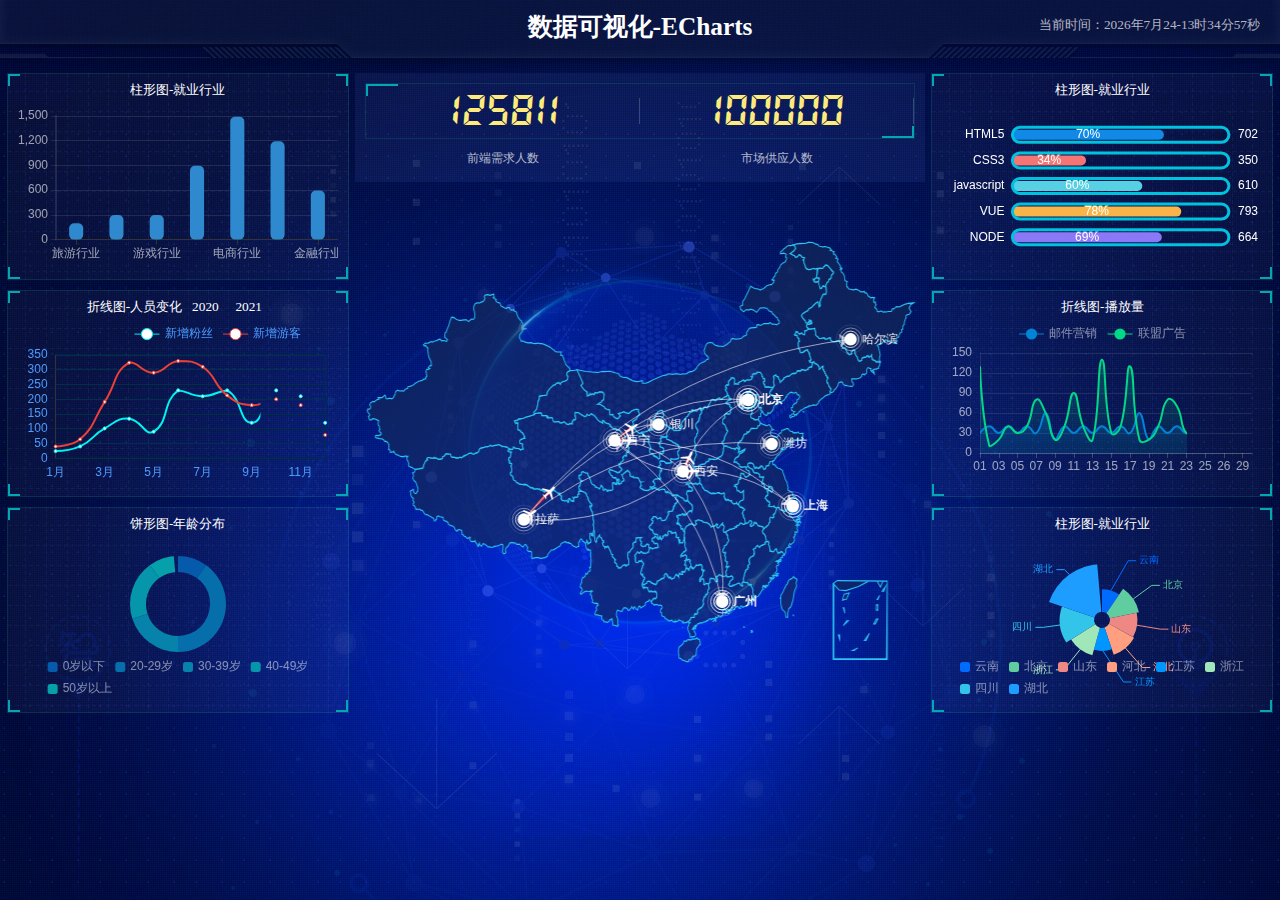
<file: index.html>
<!DOCTYPE html>
<html lang="en">

<head>
  <meta charset="UTF-8">
  <meta http-equiv="X-UA-Compatible" content="IE=edge">
  <meta name="viewport" content="width=device-width, initial-scale=1.0">
  <title>数据可视化</title>
  <link rel="stylesheet" href="./css/index.css">
</head>

<body>
  <header>
    <h1>数据可视化-ECharts</h1>
    <div class="showTime"></div>
  </header>
  <script>
    var t = null;
    t = setTimeout(time, 1000);//開始运行
    function time() {
      clearTimeout(t);//清除定时器
      dt = new Date();
      var y = dt.getFullYear();
      var mt = dt.getMonth() + 1;
      var day = dt.getDate();
      var h = dt.getHours();//获取时
      var m = dt.getMinutes();//获取分
      var s = dt.getSeconds();//获取秒
      document.querySelector(".showTime").innerHTML = '当前时间：' + y + "年" + mt + "月" + day + "-" + h + "时" + m + "分" + s + "秒";
      t = setTimeout(time, 1000); //设定定时器，循环运行     
    }
  </script>

  <!-- 页面主体部分 -->
  <div class="mainbox">
    <!-- 第一列column -->
    <div class="column">
      <div class="panel bar">
        <h2>柱形图-就业行业</h2>
        <div class="chart">图表</div>
        <div class="panel-footer"></div>
      </div>
      <div class="panel line">
        <h2>折线图-人员变化 <a href="javascript:;">2020</a> <a href="javascript:;">2021</a></h2>
        <div class="chart">图表</div>
        <div class="panel-footer"></div>
      </div>
      <div class="panel pie">
        <h2>饼形图-年龄分布</h2>
        <div class="chart">图表</div>
        <div class="panel-footer"></div>
      </div>
    </div>
    <!-- 第二列column -->
    <div class="column">
      <!-- no模块制作 -->
      <div class="no">
        <div class="no-hd">
          <ul>
            <li>125811</li>
            <li>100000</li>
          </ul>
        </div>
        <div class="no-bd">
          <ul>
            <li>前端需求人数</li>
            <li>市场供应人数</li>
          </ul>
        </div>
      </div>
      <!-- 地图模块 -->
      <div class="map">
        <!-- <div class="map1"><img src="./images/map.png" alt=""></div> -->
        <div class="map1"></div>
        <div class="map2"></div>
        <div class="map3"></div>
        <div class="chart">地图模块</div>
      </div>
    </div>
    <!-- 第三列column -->
    <div class="column">
      <div class="panel bar2">
        <h2>柱形图-就业行业</h2>
        <div class="chart">图表</div>
        <div class="panel-footer"></div>
      </div>
      <div class="panel line2">
        <h2>折线图-播放量</h2>
        <div class="chart">图表</div>
        <div class="panel-footer"></div>
      </div>
      <div class="panel pie2">
        <h2>柱形图-就业行业</h2>
        <div class="chart">图表</div>
        <div class="panel-footer"></div>
      </div>
    </div>
  </div>
  <script src="./js/flexible.js"></script>
  <script src="./js/echarts.min.js"></script>
  <script src="./js/jquery.js"></script>
  <!-- 必须先引入china.js 这个文件 因为中国地图需要 -->
  <script src="./js/china.js"></script>
  <script src="./js/myMap.js"></script>
  <script src="./js/index.js"></script>
</body>

</html>
</file>
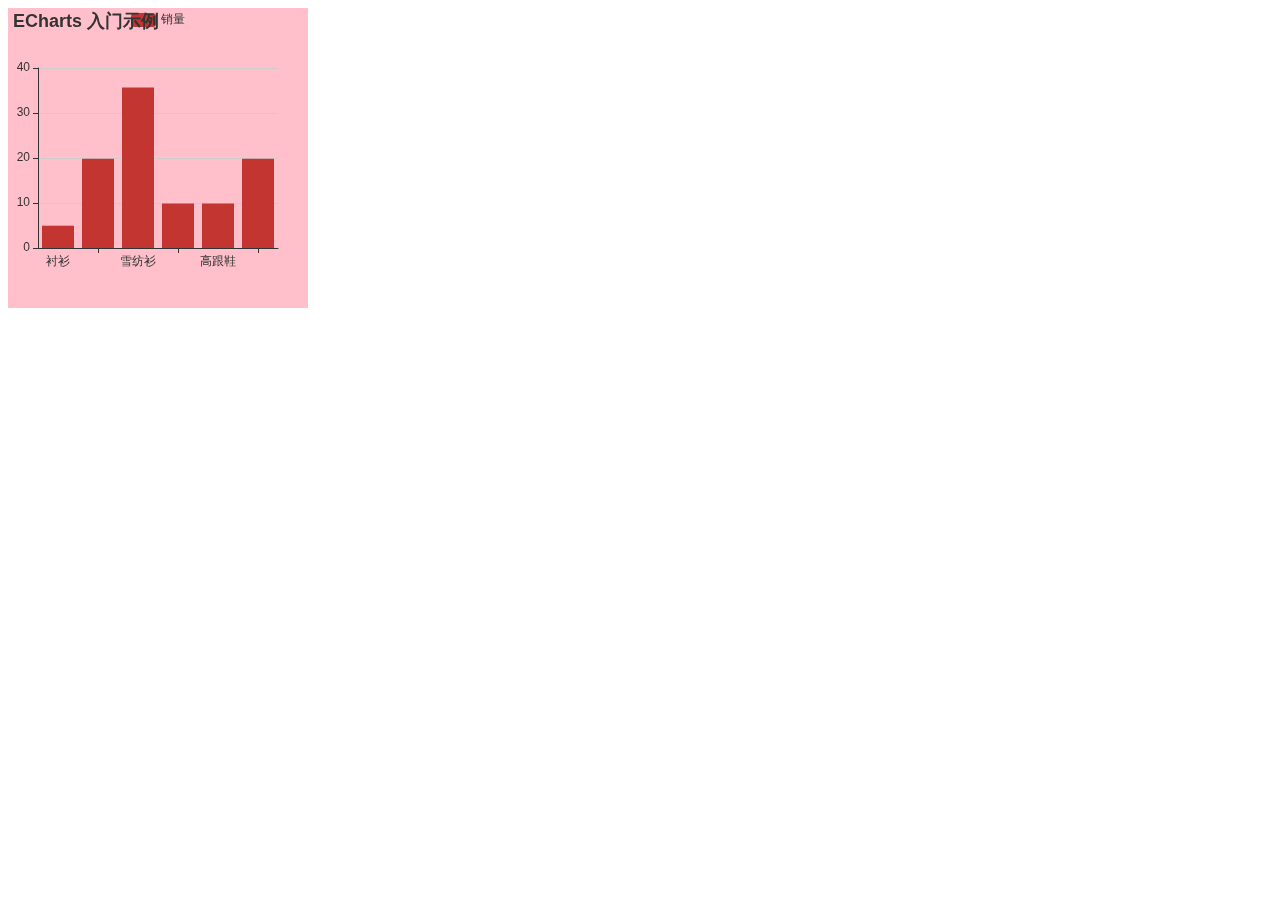
<file: ECharts使用步骤.html>
<!DOCTYPE html>
<html lang="en">

<head>
  <meta charset="UTF-8" />
  <meta name="viewport" content="width=device-width, initial-scale=1.0" />
  <title>Document</title>
  <style>
    .box {
      width: 300px;
      height: 300px;
      background-color: pink;
    }
  </style>
</head>

<body>
  <div class="box"></div>
  <script src="js/echarts.min.js"></script>
  <script>
    // 基于准备好的dom，初始化echarts实例
    var myChart = echarts.init(document.querySelector('.box'))
    // 指定图表的配置项和数据
    var option = {
      title: {
        text: 'ECharts 入门示例'
      },
      tooltip: {},
      legend: {
        data: ['销量']
      },
      xAxis: {
        data: ['衬衫', '羊毛衫', '雪纺衫', '裤子', '高跟鞋', '袜子']
      },
      yAxis: {},
      series: [
        {
          name: '销量',
          type: 'bar',
          data: [5, 20, 36, 10, 10, 20]
        }
      ]
    };

    // 使用刚指定的配置项和数据显示图表。
    myChart.setOption(option);
  </script>
</body>

</html>
</file>
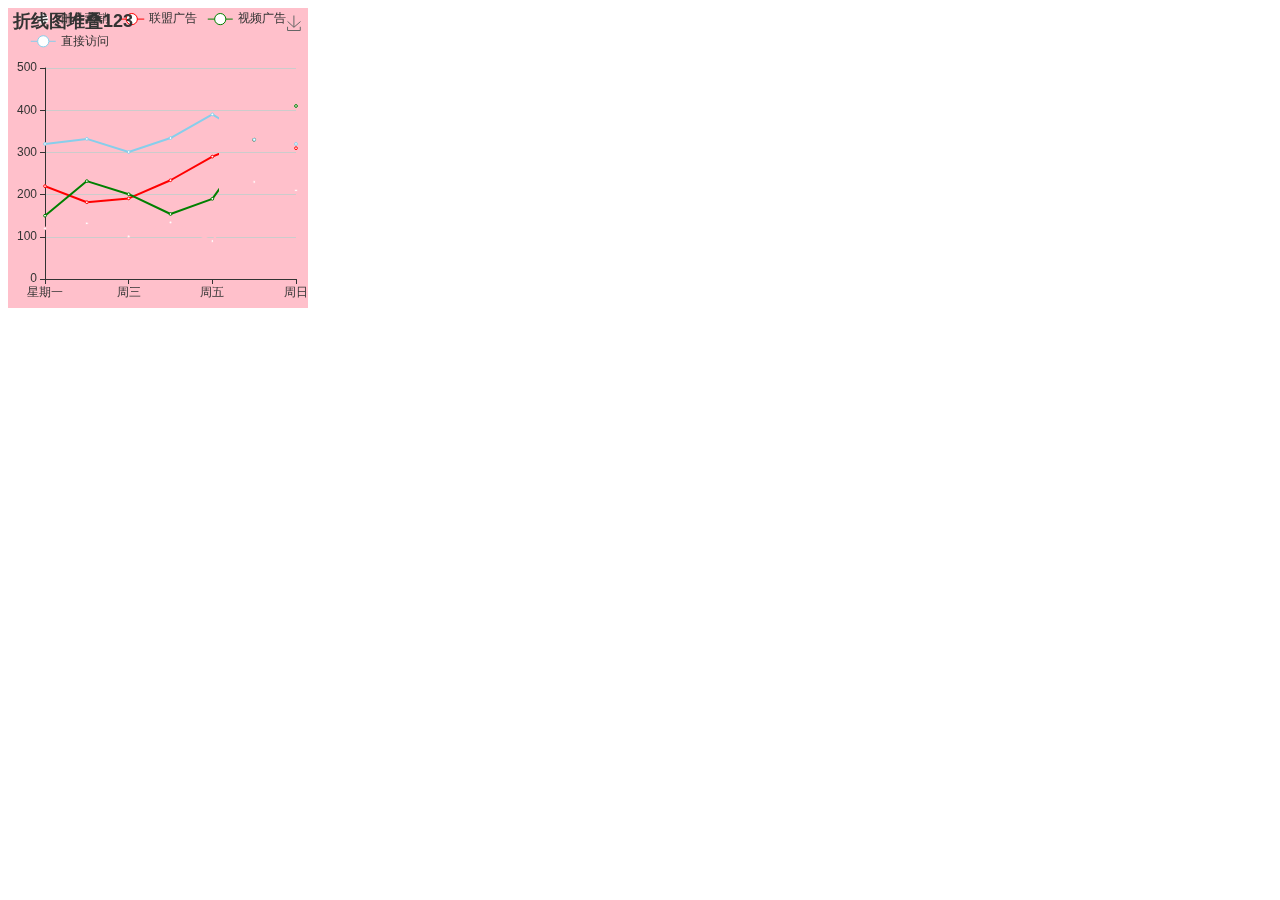
<file: ECharts配置说明.html>
<!DOCTYPE html>
<html lang="en">
  <head>
    <meta charset="UTF-8" />
    <meta name="viewport" content="width=device-width, initial-scale=1.0" />
    <title>Document</title>
    <style>
      .box {
        width: 300px;
        height: 300px;
        background-color: pink;
      }
    </style>
  </head>
  <body>
    <div class="box"></div>
    <script src="js/echarts.min.js"></script>
    <script>
      // 初始化实例对象  echarts.init(dom容器);
      var myChart = echarts.init(document.querySelector(".box"));
      // 指定配置项和数据
      var option = {
        // color设置我们线条的颜色 注意后面是个数组
        color: ["pink", "red", "green", "skyblue"],
        // 设置图表的标题
        title: {
          text: "折线图堆叠123"
        },
        // 图表的提示框组件
        tooltip: {
          // 触发方式
          trigger: "axis"
        },
        // 图例组件
        legend: {
          // series里面有了 name值则 legend里面的data可以删掉
        },
        // 网格配置  grid可以控制线形图 柱状图 图表大小
        grid: {
          left: "3%",
          right: "4%",
          bottom: "3%",
          // 是否显示刻度标签 如果是true 就显示 否则反之
          containLabel: true
        },
        // 工具箱组件  可以另存为图片等功能
        toolbox: {
          feature: {
            saveAsImage: {}
          }
        },
        // 设置x轴的相关配置
        xAxis: {
          type: "category",
          // 是否让我们的线条和坐标轴有缝隙
          boundaryGap: false,
          data: ["星期一", "周二", "周三", "周四", "周五", "周六", "周日"]
        },
        // 设置y轴的相关配置
        yAxis: {
          type: "value"
        },
        // 系列图表配置 它决定着显示那种类型的图表
        series: [
          {
            name: "邮件营销",
            type: "line",

            data: [120, 132, 101, 134, 90, 230, 210]
          },
          {
            name: "联盟广告",
            type: "line",

            data: [220, 182, 191, 234, 290, 330, 310]
          },
          {
            name: "视频广告",
            type: "line",

            data: [150, 232, 201, 154, 190, 330, 410]
          },
          {
            name: "直接访问",
            type: "line",

            data: [320, 332, 301, 334, 390, 330, 320]
          }
        ]
      };

      // 把配置项给实例对象
      myChart.setOption(option);
    </script>
  </body>
</html>
</file>
<file: css/index.css>
* {
  margin: 0;
  padding: 0;
  box-sizing: border-box;
}
body {
  background: url(../images/bg.jpg) no-repeat top center;
  line-height: 1.15;
}
li {
  list-style: none;
}
@font-face {
  font-family: electronicFont;
  src: url(../font/DS-DIGIT.TTF);
}
header {
  position: relative;
  height: 1.25rem;
  background: url(../images/head_bg.png) no-repeat;
  background-size: 100% 100%;
}
header h1 {
  font-size: 0.475rem;
  color: #fff;
  text-align: center;
  line-height: 1rem;
}
header .showTime {
  position: absolute;
  top: 0;
  right: 0.375rem;
  line-height: 0.9375rem;
  color: rgba(255, 255, 255, 0.7);
  font-size: 0.25rem;
}
.mainbox {
  display: flex;
  min-width: 1024px;
  max-width: 1920px;
  margin: 0 auto;
  padding: 0.125rem 0.125rem 0;
}
.mainbox .column {
  flex: 3;
}
.mainbox .column:nth-child(2) {
  flex: 5;
  margin: 0 0.125rem 0.1875rem;
  overflow: hidden;
}
.mainbox .panel {
  position: relative;
  height: 3.875rem;
  border: 1px solid rgba(25, 186, 139, 0.17);
  padding: 0 0.1875rem 0.5rem;
  margin-bottom: 0.1875rem;
  background: url(../images/line.png) rgba(255, 255, 255, 0.03);
}
.mainbox .panel::before {
  position: absolute;
  top: 0;
  left: 0;
  width: 10px;
  height: 10px;
  border-left: 2px solid #02a6b5;
  border-top: 2px solid #02a6b5;
  content: "";
}
.mainbox .panel::after {
  position: absolute;
  top: 0;
  right: 0;
  width: 10px;
  height: 10px;
  border-right: 2px solid #02a6b5;
  border-top: 2px solid #02a6b5;
  content: "";
}
.mainbox .panel .panel-footer {
  position: absolute;
  bottom: 0;
  left: 0;
  width: 100%;
}
.mainbox .panel .panel-footer::before {
  position: absolute;
  left: 0;
  bottom: 0;
  width: 10px;
  height: 10px;
  border-left: 2px solid #02a6b5;
  border-bottom: 2px solid #02a6b5;
  content: "";
}
.mainbox .panel .panel-footer::after {
  position: absolute;
  bottom: 0;
  right: 0;
  width: 10px;
  height: 10px;
  border-right: 2px solid #02a6b5;
  border-bottom: 2px solid #02a6b5;
  content: "";
}
.mainbox .panel h2 {
  height: 0.6rem;
  line-height: 0.6rem;
  color: #fff;
  font-size: 0.25rem;
  text-align: center;
  font-weight: 400;
}
.mainbox .panel h2 a {
  color: #fff;
  text-decoration: none;
  margin: 0 0.125rem;
}
.mainbox .panel .chart {
  height: 3rem;
}
.no {
  background-color: rgba(101, 132, 226, 0.1);
  padding: 0.1875rem;
}
.no .no-hd {
  position: relative;
  border: 1px solid rgba(25, 186, 139, 0.17);
}
.no .no-hd::before {
  position: absolute;
  top: 0;
  left: 0;
  width: 30px;
  height: 10px;
  content: "";
  border-top: 2px solid #02a6b5;
  border-left: 2px solid #02a6b5;
}
.no .no-hd::after {
  position: absolute;
  bottom: 0;
  right: 0;
  width: 30px;
  height: 10px;
  content: "";
  border-bottom: 2px solid #02a6b5;
  border-right: 2px solid #02a6b5;
}
.no .no-hd ul {
  display: flex;
}
.no .no-hd ul li {
  position: relative;
  flex: 1;
  height: 1rem;
  text-align: center;
  font-size: 0.875rem;
  color: #ffeb7b;
  font-family: "electronicFont";
}
.no .no-hd ul li::after {
  content: "";
  position: absolute;
  top: 25%;
  right: 0;
  height: 50%;
  width: 1px;
  background: rgba(255, 255, 255, 0.2);
}
.no .no-bd ul {
  display: flex;
}
.no .no-bd ul li {
  flex: 1;
  text-align: center;
  padding-top: 0.125rem;
  font-size: 0.225rem;
  line-height: 0.5rem;
  color: rgba(255, 255, 255, 0.7);
}
.map {
  position: relative;
  height: 10.125rem;
}
.map .map1 {
  position: absolute;
  width: 6.475rem;
  height: 6.475rem;
  left: 50%;
  top: 50%;
  transform: translate(-50%, -50%);
  background: url(../images/map.png);
  background-size: 100% 100%;
  opacity: 0.3;
}
.map .map2 {
  position: absolute;
  left: 50%;
  top: 50%;
  transform: translate(-50%, -50%);
  width: 8.0375rem;
  height: 8.0375rem;
  background: url(../images/lbx.png) center;
  background-size: 100% 100%;
  opacity: 0.6;
  animation: rotate1 15s linear infinite;
}
.map .map3 {
  position: absolute;
  left: 50%;
  top: 50%;
  transform: translate(-50%, -50%);
  width: 7.075rem;
  height: 7.075rem;
  background: url(../images/jt.png) center;
  background-size: 100% 100%;
  opacity: 0.6;
  animation: rotate2 15s linear infinite;
}
.map .chart {
  position: absolute;
  left: 50%;
  top: 50%;
  transform: translate(-50%, -50%);
  width: 100%;
  height: 10.125rem;
}
@keyframes rotate1 {
  from {
    transform: translate(-50%, -50%) rotate(0deg);
  }
  to {
    transform: translate(-50%, -50%) rotate(360deg);
  }
}
@keyframes rotate2 {
  from {
    transform: translate(-50%, -50%) rotate(0deg);
  }
  to {
    transform: translate(-50%, -50%) rotate(-360deg);
  }
}
@media screen and (max-width: 1024px) {
  html {
    font-size: 42px !important;
  }
}
@media screen and (min-width: 1920px) {
  html {
    font-size: 80px !important;
  }
}
</file>
